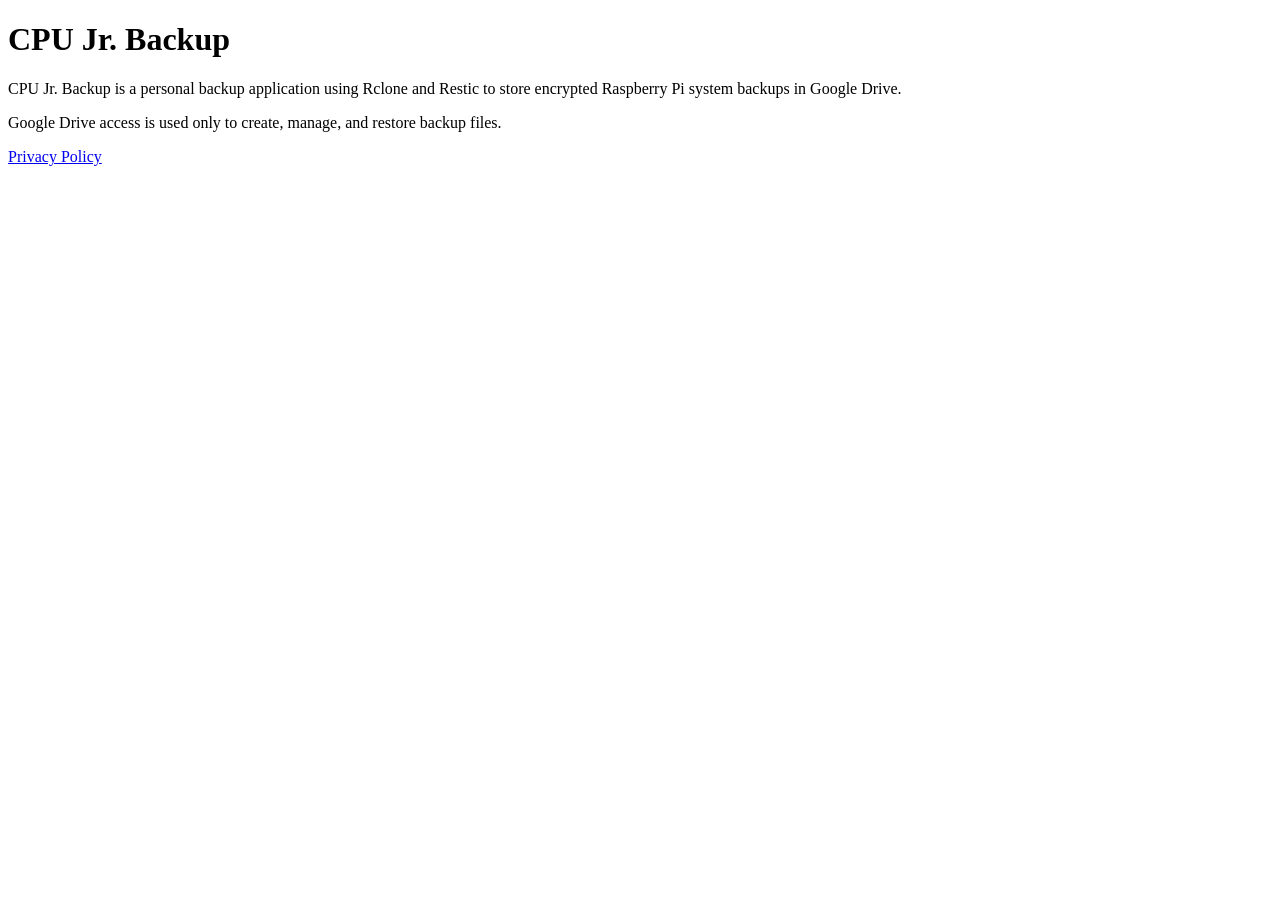
<file: Index.html>
<!DOCTYPE html>
<html lang="en">
<head>
  <meta charset="UTF-8">
  <title>CPU Jr. Backup</title>
</head>
<body>
  <h1>CPU Jr. Backup</h1>
  <p>CPU Jr. Backup is a personal backup
  application using Rclone and Restic
  to store encrypted Raspberry Pi
  system backups in Google Drive.</p>
  <p>Google Drive access is used only
  to create, manage, and restore
  backup files.</p>
  <p><a href="privacy.html">
  Privacy Policy</a></p>
</body>
</html>
</file>
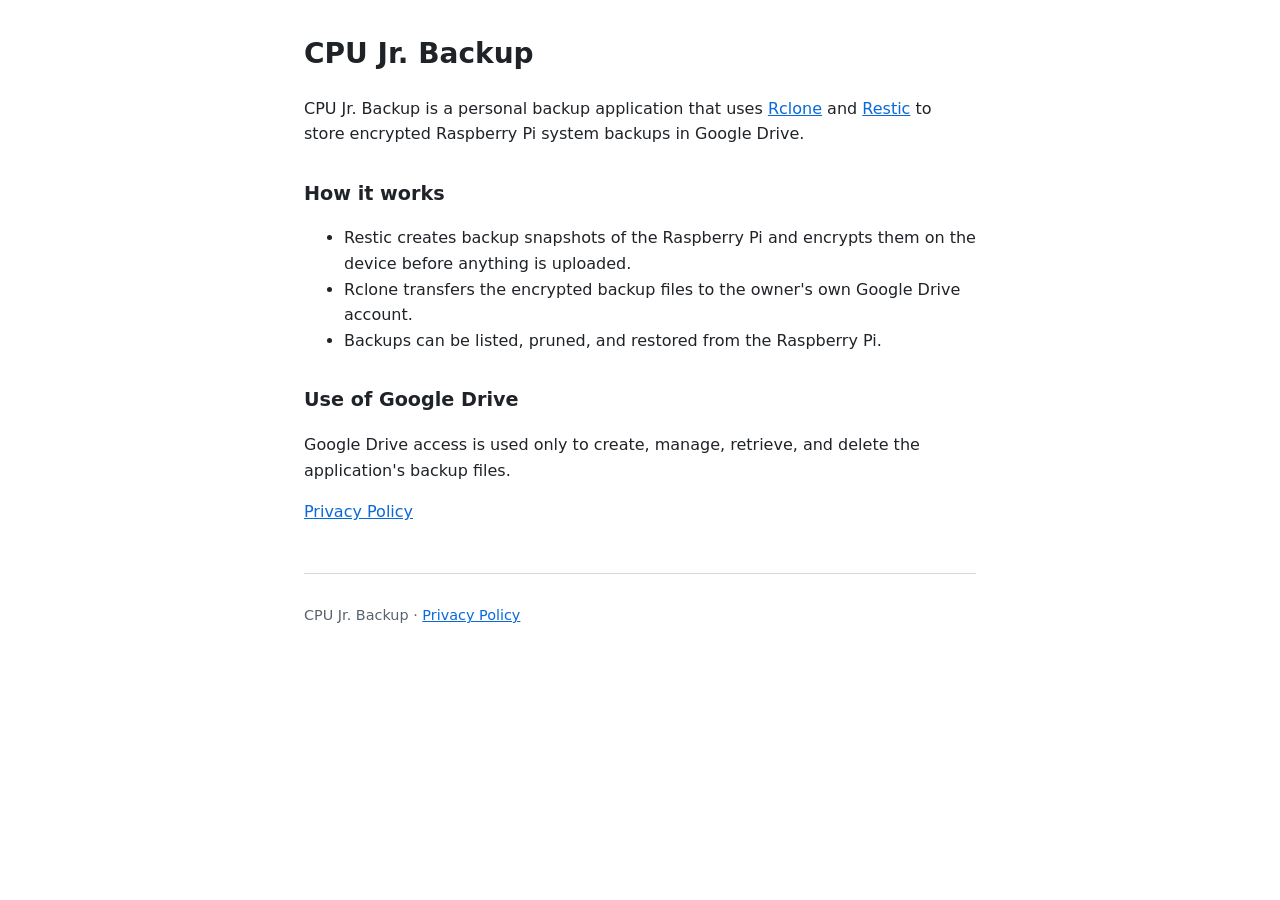
<file: index.html>
<!DOCTYPE html>
<html lang="en">
<head>
  <meta charset="UTF-8">
  <meta name="viewport" content="width=device-width, initial-scale=1">
  <meta name="description" content="CPU Jr. Backup is a personal application that stores encrypted Raspberry Pi system backups in Google Drive.">
  <title>CPU Jr. Backup</title>
  <link rel="stylesheet" href="style.css">
</head>
<body>
  <main>
    <h1>CPU Jr. Backup</h1>

    <p>CPU Jr. Backup is a personal backup application that uses
      <a href="https://rclone.org/">Rclone</a> and
      <a href="https://restic.net/">Restic</a> to store encrypted
      Raspberry Pi system backups in Google Drive.</p>

    <h2>How it works</h2>
    <ul>
      <li>Restic creates backup snapshots of the Raspberry Pi and encrypts them on the device before anything is uploaded.</li>
      <li>Rclone transfers the encrypted backup files to the owner's own Google Drive account.</li>
      <li>Backups can be listed, pruned, and restored from the Raspberry Pi.</li>
    </ul>

    <h2>Use of Google Drive</h2>
    <p>Google Drive access is used only to create, manage, retrieve, and delete
      the application's backup files.</p>

    <p><a href="privacy.html">Privacy Policy</a></p>
  </main>

  <footer>
    <p>CPU Jr. Backup &middot; <a href="privacy.html">Privacy Policy</a></p>
  </footer>
</body>
</html>
</file>
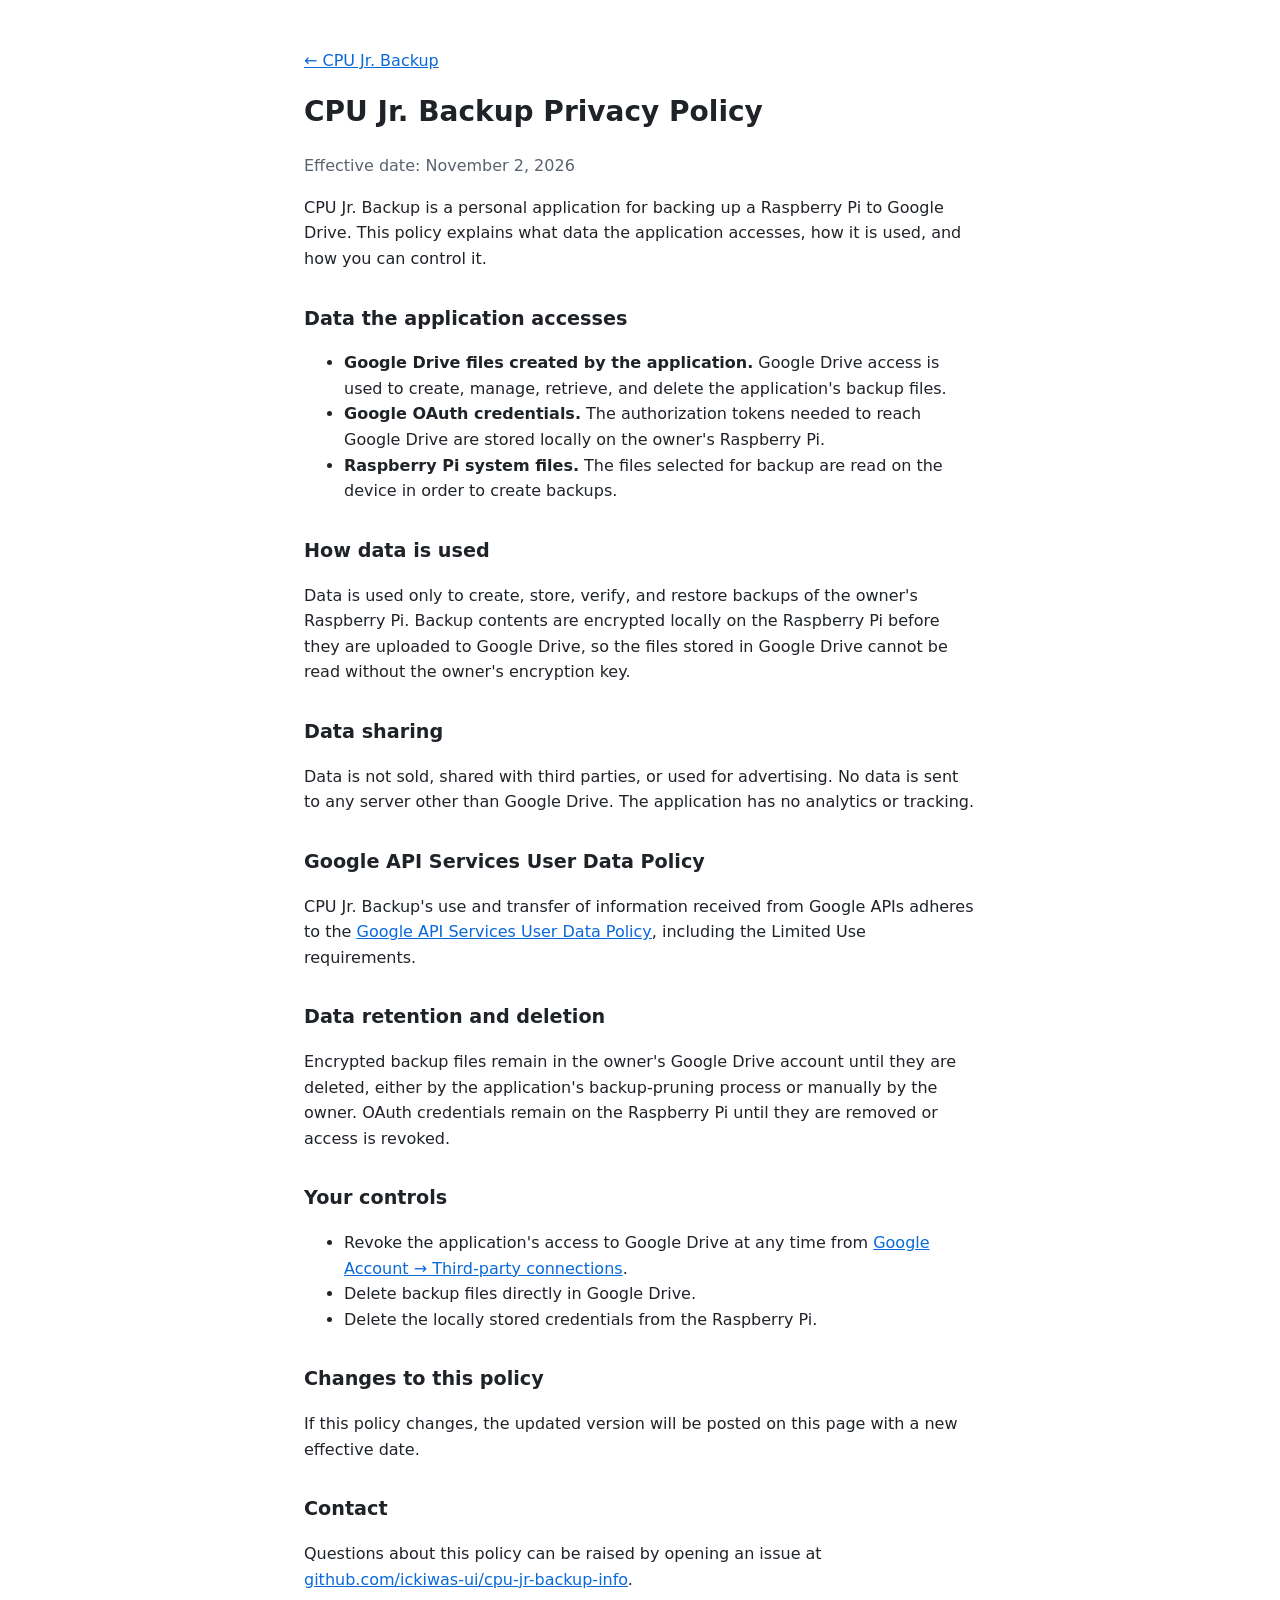
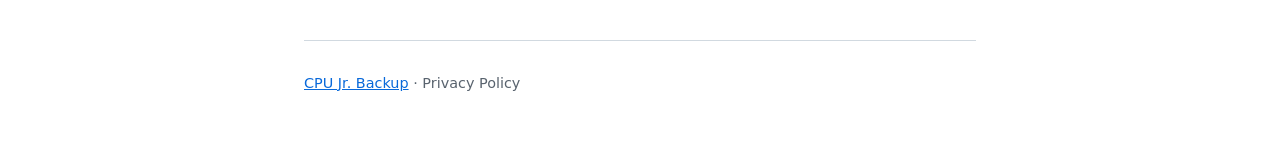
<file: privacy.html>
<!DOCTYPE html>
<html lang="en">
<head>
  <meta charset="UTF-8">
  <meta name="viewport" content="width=device-width, initial-scale=1">
  <meta name="description" content="Privacy Policy for CPU Jr. Backup, a personal Raspberry Pi backup application that uses Google Drive.">
  <title>CPU Jr. Backup Privacy Policy</title>
  <link rel="stylesheet" href="style.css">
</head>
<body>
  <main>
    <p><a href="index.html">&larr; CPU Jr. Backup</a></p>

    <h1>CPU Jr. Backup Privacy Policy</h1>
    <p class="muted">Effective date: November 2, 2026</p>

    <p>CPU Jr. Backup is a personal application for backing up a Raspberry Pi
      to Google Drive. This policy explains what data the application accesses,
      how it is used, and how you can control it.</p>

    <h2>Data the application accesses</h2>
    <ul>
      <li><strong>Google Drive files created by the application.</strong>
        Google Drive access is used to create, manage, retrieve, and delete
        the application's backup files.</li>
      <li><strong>Google OAuth credentials.</strong> The authorization tokens
        needed to reach Google Drive are stored locally on the owner's
        Raspberry Pi.</li>
      <li><strong>Raspberry Pi system files.</strong> The files selected for
        backup are read on the device in order to create backups.</li>
    </ul>

    <h2>How data is used</h2>
    <p>Data is used only to create, store, verify, and restore backups of the
      owner's Raspberry Pi. Backup contents are encrypted locally on the
      Raspberry Pi before they are uploaded to Google Drive, so the files
      stored in Google Drive cannot be read without the owner's encryption
      key.</p>

    <h2>Data sharing</h2>
    <p>Data is not sold, shared with third parties, or used for advertising.
      No data is sent to any server other than Google Drive. The application
      has no analytics or tracking.</p>

    <h2>Google API Services User Data Policy</h2>
    <p>CPU Jr. Backup's use and transfer of information received from Google
      APIs adheres to the
      <a href="https://developers.google.com/terms/api-services-user-data-policy">Google API Services User Data Policy</a>,
      including the Limited Use requirements.</p>

    <h2>Data retention and deletion</h2>
    <p>Encrypted backup files remain in the owner's Google Drive account until
      they are deleted, either by the application's backup-pruning process or
      manually by the owner. OAuth credentials remain on the Raspberry Pi
      until they are removed or access is revoked.</p>

    <h2>Your controls</h2>
    <ul>
      <li>Revoke the application's access to Google Drive at any time from
        <a href="https://myaccount.google.com/permissions">Google Account &rarr; Third-party connections</a>.</li>
      <li>Delete backup files directly in Google Drive.</li>
      <li>Delete the locally stored credentials from the Raspberry Pi.</li>
    </ul>

    <h2>Changes to this policy</h2>
    <p>If this policy changes, the updated version will be posted on this page
      with a new effective date.</p>

    <h2>Contact</h2>
    <p>Questions about this policy can be raised by opening an issue at
      <a href="https://github.com/ickiwas-ui/cpu-jr-backup-info/issues">github.com/ickiwas-ui/cpu-jr-backup-info</a>.</p>
  </main>

  <footer>
    <p><a href="index.html">CPU Jr. Backup</a> &middot; Privacy Policy</p>
  </footer>
</body>
</html>
</file>
<file: style.css>
:root {
  --bg: #ffffff;
  --fg: #1f2328;
  --muted: #59636e;
  --link: #0969da;
  --border: #d1d9e0;
}

@media (prefers-color-scheme: dark) {
  :root {
    --bg: #0d1117;
    --fg: #e6edf3;
    --muted: #9198a1;
    --link: #4493f8;
    --border: #3d444d;
  }
}

* { box-sizing: border-box; }

body {
  margin: 0;
  padding: 2rem 1rem;
  background: var(--bg);
  color: var(--fg);
  font-family: system-ui, -apple-system, "Segoe UI", Roboto, sans-serif;
  line-height: 1.6;
}

main {
  max-width: 42rem;
  margin: 0 auto;
}

h1 { font-size: 1.75rem; margin-top: 0; }
h2 { font-size: 1.2rem; margin-top: 2rem; }

a { color: var(--link); }

.muted { color: var(--muted); }

footer {
  max-width: 42rem;
  margin: 3rem auto 0;
  padding-top: 1rem;
  border-top: 1px solid var(--border);
  color: var(--muted);
  font-size: 0.9rem;
}
</file>
